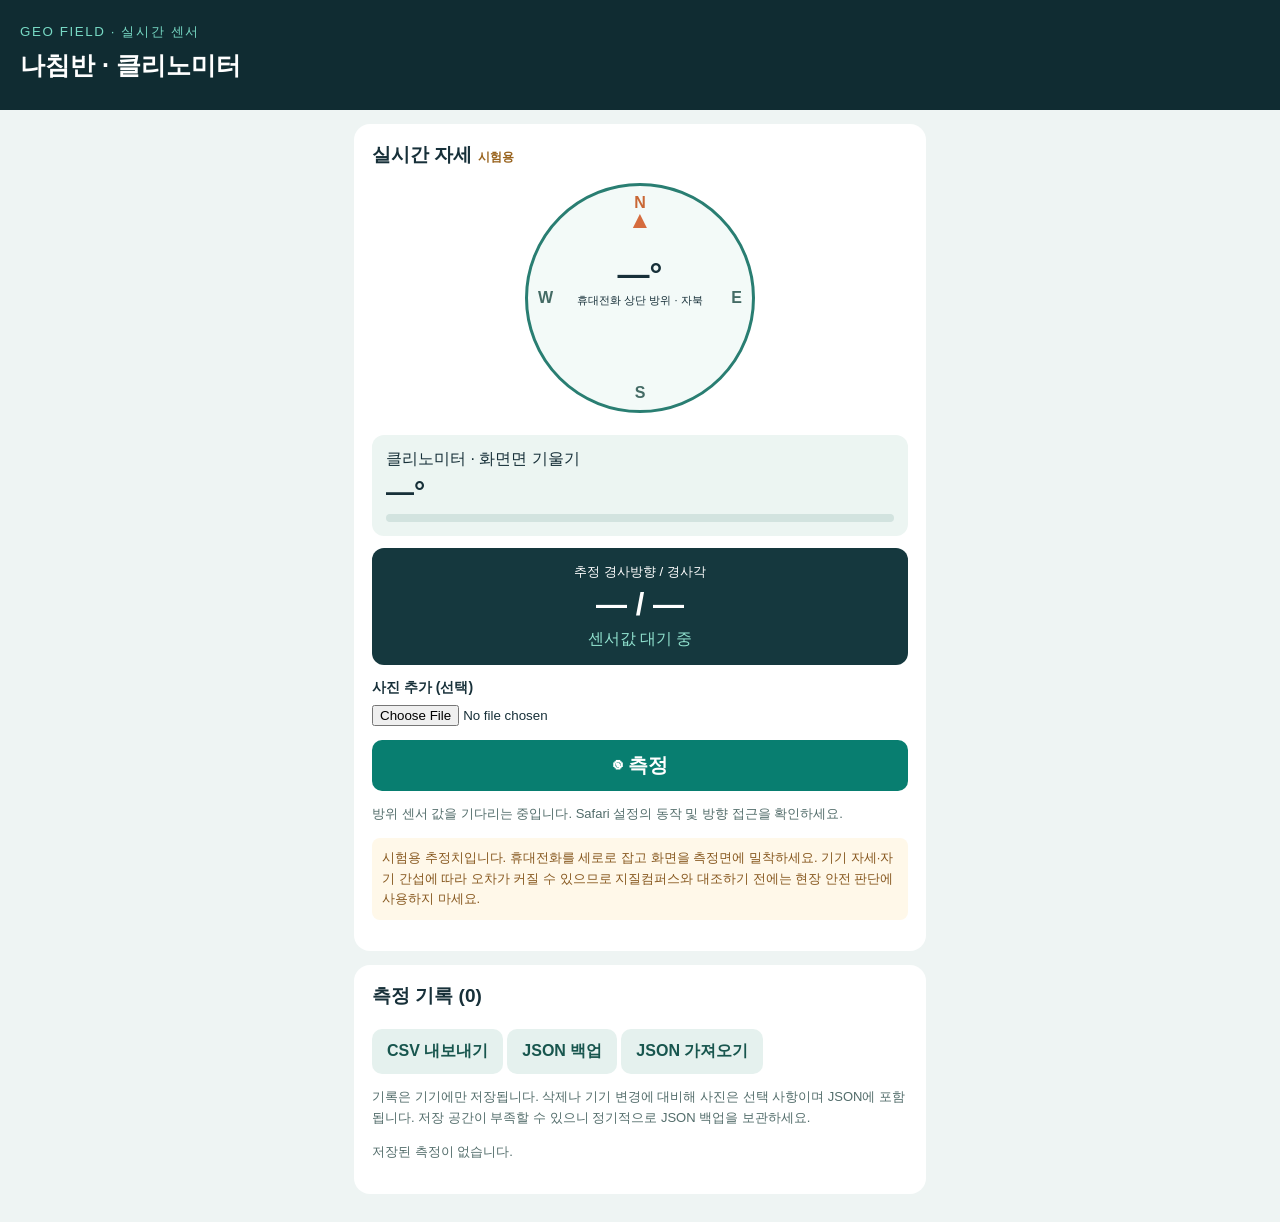
<file: index.html>
<!doctype html><html lang="ko"><head><meta charset="utf-8"><meta name="viewport" content="width=device-width, initial-scale=1, viewport-fit=cover"><meta name="theme-color" content="#102c32"><meta name="apple-mobile-web-app-capable" content="yes"><link rel="manifest" href="manifest.webmanifest"><link rel="apple-touch-icon" href="icon-192.png"><link rel="stylesheet" href="style.css"><title>광산 자세 측정</title></head><body><header><small>GEO FIELD · 실시간 센서</small><h1>나침반 · 클리노미터</h1></header><main><section><h2>실시간 자세 <span class="badge">시험용</span></h2><div class="compass"><span class="north">N</span><span class="east">E</span><span class="south">S</span><span class="west">W</span><div id="needle">▲</div><div class="compass-value"><strong id="heading">—°</strong><small>휴대전화 상단 방위 · 자북</small></div></div><div class="tilt"><span>클리노미터 · 화면면 기울기</span><strong id="tilt">—°</strong><div class="level"><i id="bar"></i></div></div><div class="display"><small>추정 경사방향 / 경사각</small><strong id="plane">— / —</strong><span id="quad">센서값 대기 중</span></div><label class="photo-label">사진 추가 (선택)<input id="photo" type="file" accept="image/*" capture="environment"></label><button id="measure" class="measure">◉ 측정</button><p id="status" class="hint">iPhone은 첫 측정 버튼을 눌러 센서 권한을 허용하세요. 센서가 준비되면 다시 측정하여 저장합니다.</p><p class="warning">시험용 추정치입니다. 휴대전화를 세로로 잡고 화면을 측정면에 밀착하세요. 기기 자세·자기 간섭에 따라 오차가 커질 수 있으므로 지질컴퍼스와 대조하기 전에는 현장 안전 판단에 사용하지 마세요.</p></section><section><h2>측정 기록 <span id="count"></span></h2><div class="actions"><button id="csv" class="secondary">CSV 내보내기</button><button id="json" class="secondary">JSON 백업</button><label class="button secondary">JSON 가져오기<input id="import" type="file" accept="application/json,.json" hidden></label></div><p class="hint">기록은 기기에만 저장됩니다. 삭제나 기기 변경에 대비해 사진은 선택 사항이며 JSON에 포함됩니다. 저장 공간이 부족할 수 있으니 정기적으로 JSON 백업을 보관하세요.</p><div id="records"></div></section></main><script src="app.js"></script></body></html>
</file>
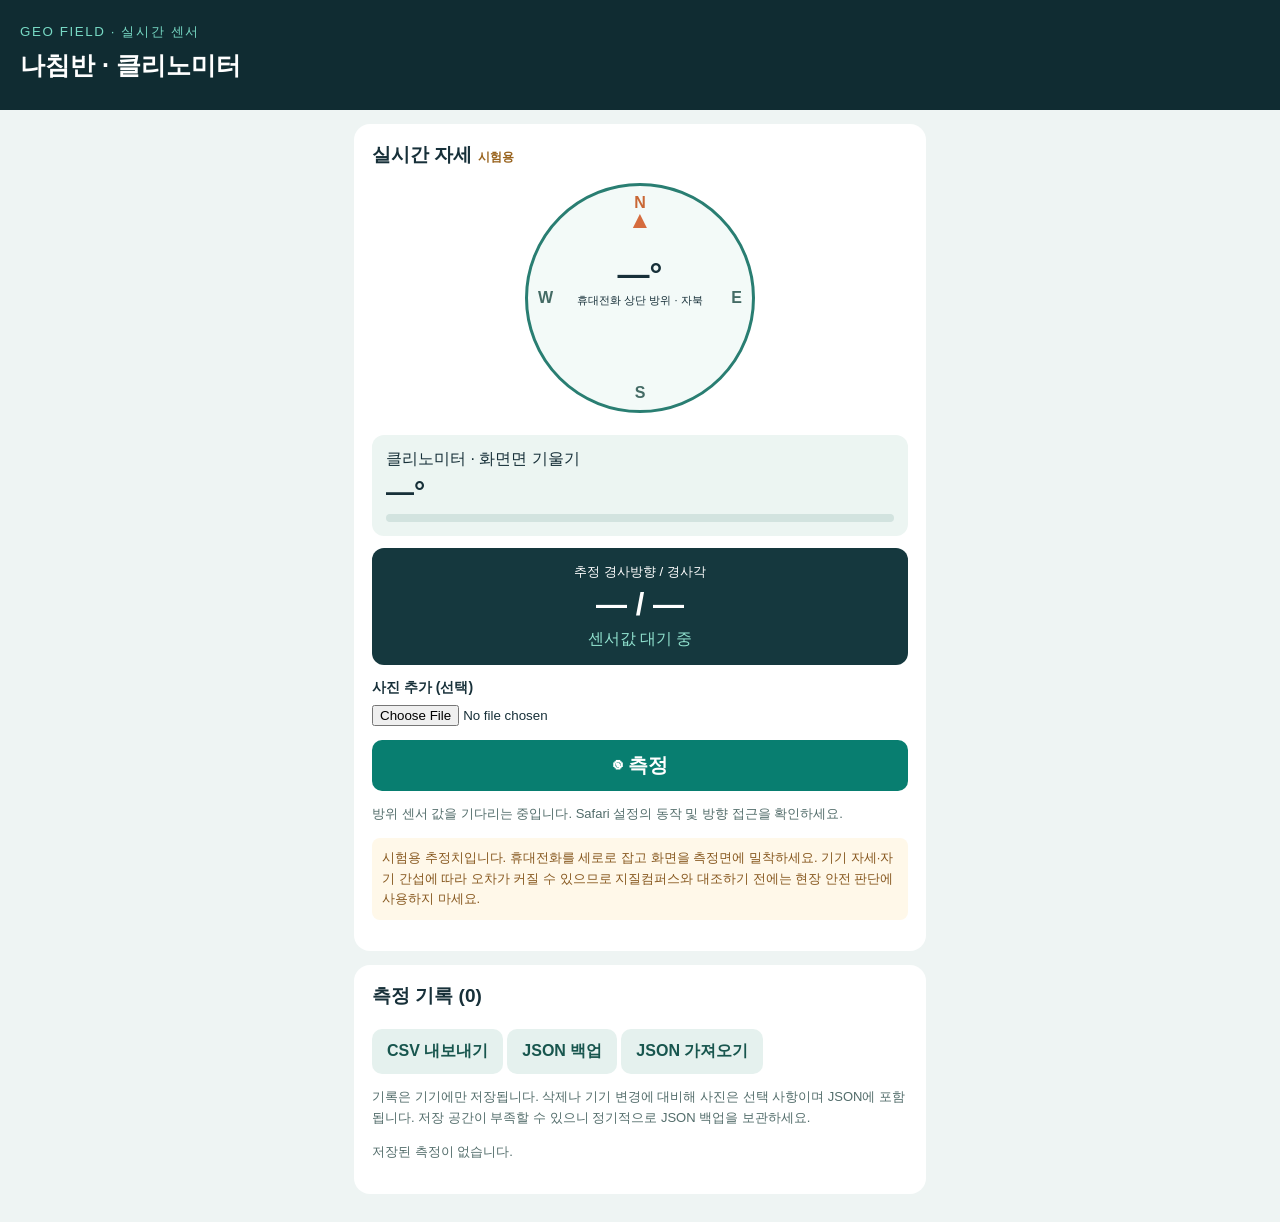
<file: v2.html>
<!doctype html><html lang="ko"><head><meta charset="utf-8"><meta name="viewport" content="width=device-width, initial-scale=1, viewport-fit=cover"><meta name="theme-color" content="#102c32"><meta name="apple-mobile-web-app-capable" content="yes"><link rel="manifest" href="manifest-v2.webmanifest"><link rel="apple-touch-icon" href="icon-192.png"><link rel="stylesheet" href="style-v2.css"><title>광산 자세 측정</title></head><body><header><small>GEO FIELD · 실시간 센서</small><h1>나침반 · 클리노미터</h1></header><main><section><h2>실시간 자세 <span class="badge">시험용</span></h2><div class="compass"><span class="north">N</span><span class="east">E</span><span class="south">S</span><span class="west">W</span><div id="needle">▲</div><div class="compass-value"><strong id="heading">—°</strong><small>휴대전화 상단 방위 · 자북</small></div></div><div class="tilt"><span>클리노미터 · 화면면 기울기</span><strong id="tilt">—°</strong><div class="level"><i id="bar"></i></div></div><div class="display"><small>추정 경사방향 / 경사각</small><strong id="plane">— / —</strong><span id="quad">센서값 대기 중</span></div><label class="photo-label">사진 추가 (선택)<input id="photo" type="file" accept="image/*" capture="environment"></label><button id="measure" class="measure">◉ 측정</button><p id="status" class="hint">iPhone은 첫 측정 버튼을 눌러 센서 권한을 허용하세요. 센서가 준비되면 다시 측정하여 저장합니다.</p><p class="warning">시험용 추정치입니다. 휴대전화를 세로로 잡고 화면을 측정면에 밀착하세요. 기기 자세·자기 간섭에 따라 오차가 커질 수 있으므로 지질컴퍼스와 대조하기 전에는 현장 안전 판단에 사용하지 마세요.</p></section><section><h2>측정 기록 <span id="count"></span></h2><div class="actions"><button id="csv" class="secondary">CSV 내보내기</button><button id="json" class="secondary">JSON 백업</button><label class="button secondary">JSON 가져오기<input id="import" type="file" accept="application/json,.json" hidden></label></div><p class="hint">기록은 기기에만 저장됩니다. 삭제나 기기 변경에 대비해 사진은 선택 사항이며 JSON에 포함됩니다. 저장 공간이 부족할 수 있으니 정기적으로 JSON 백업을 보관하세요.</p><div id="records"></div></section></main><script src="app-v2.js"></script></body></html>
</file>
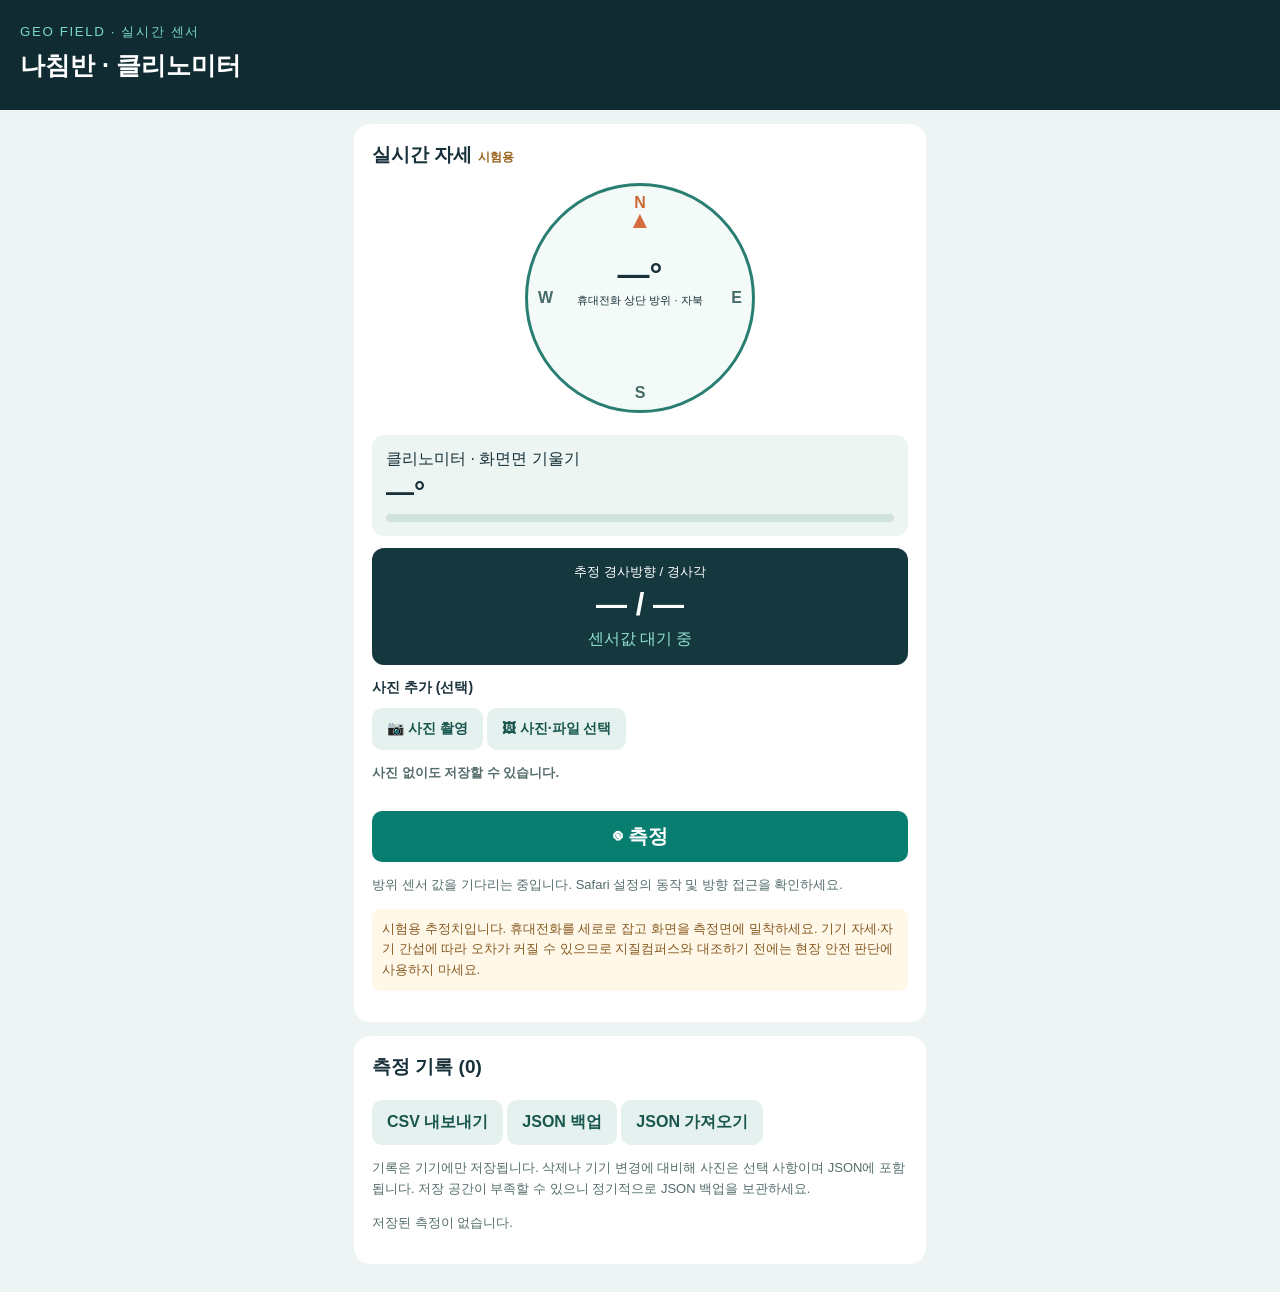
<file: v3.html>
<!doctype html><html lang="ko"><head><meta charset="utf-8"><meta name="viewport" content="width=device-width, initial-scale=1, viewport-fit=cover"><meta name="theme-color" content="#102c32"><meta name="apple-mobile-web-app-capable" content="yes"><link rel="manifest" href="manifest-v3.webmanifest"><link rel="apple-touch-icon" href="icon-192.png"><link rel="stylesheet" href="style-v3.css"><title>광산 자세 측정</title></head><body><header><small>GEO FIELD · 실시간 센서</small><h1>나침반 · 클리노미터</h1></header><main><section><h2>실시간 자세 <span class="badge">시험용</span></h2><div class="compass"><span class="north">N</span><span class="east">E</span><span class="south">S</span><span class="west">W</span><div id="needle">▲</div><div class="compass-value"><strong id="heading">—°</strong><small>휴대전화 상단 방위 · 자북</small></div></div><div class="tilt"><span>클리노미터 · 화면면 기울기</span><strong id="tilt">—°</strong><div class="level"><i id="bar"></i></div></div><div class="display"><small>추정 경사방향 / 경사각</small><strong id="plane">— / —</strong><span id="quad">센서값 대기 중</span></div><div class="photo-label">사진 추가 (선택)<div class="photo-actions"><label class="button secondary">📷 사진 촬영<input id="camera" type="file" accept="image/*" capture="environment" hidden></label><label class="button secondary">🖼 사진·파일 선택<input id="photo" type="file" accept="image/*" hidden></label></div><p id="photo-status" class="hint">사진 없이도 저장할 수 있습니다.</p></div><button id="measure" class="measure">◉ 측정</button><p id="status" class="hint">iPhone은 첫 측정 버튼을 눌러 센서 권한을 허용하세요. 센서가 준비되면 다시 측정하여 저장합니다.</p><p class="warning">시험용 추정치입니다. 휴대전화를 세로로 잡고 화면을 측정면에 밀착하세요. 기기 자세·자기 간섭에 따라 오차가 커질 수 있으므로 지질컴퍼스와 대조하기 전에는 현장 안전 판단에 사용하지 마세요.</p></section><section><h2>측정 기록 <span id="count"></span></h2><div class="actions"><button id="csv" class="secondary">CSV 내보내기</button><button id="json" class="secondary">JSON 백업</button><label class="button secondary">JSON 가져오기<input id="import" type="file" accept="application/json,.json" hidden></label></div><p class="hint">기록은 기기에만 저장됩니다. 삭제나 기기 변경에 대비해 사진은 선택 사항이며 JSON에 포함됩니다. 저장 공간이 부족할 수 있으니 정기적으로 JSON 백업을 보관하세요.</p><div id="records"></div></section></main><script src="app-v3.js"></script></body></html>
</file>
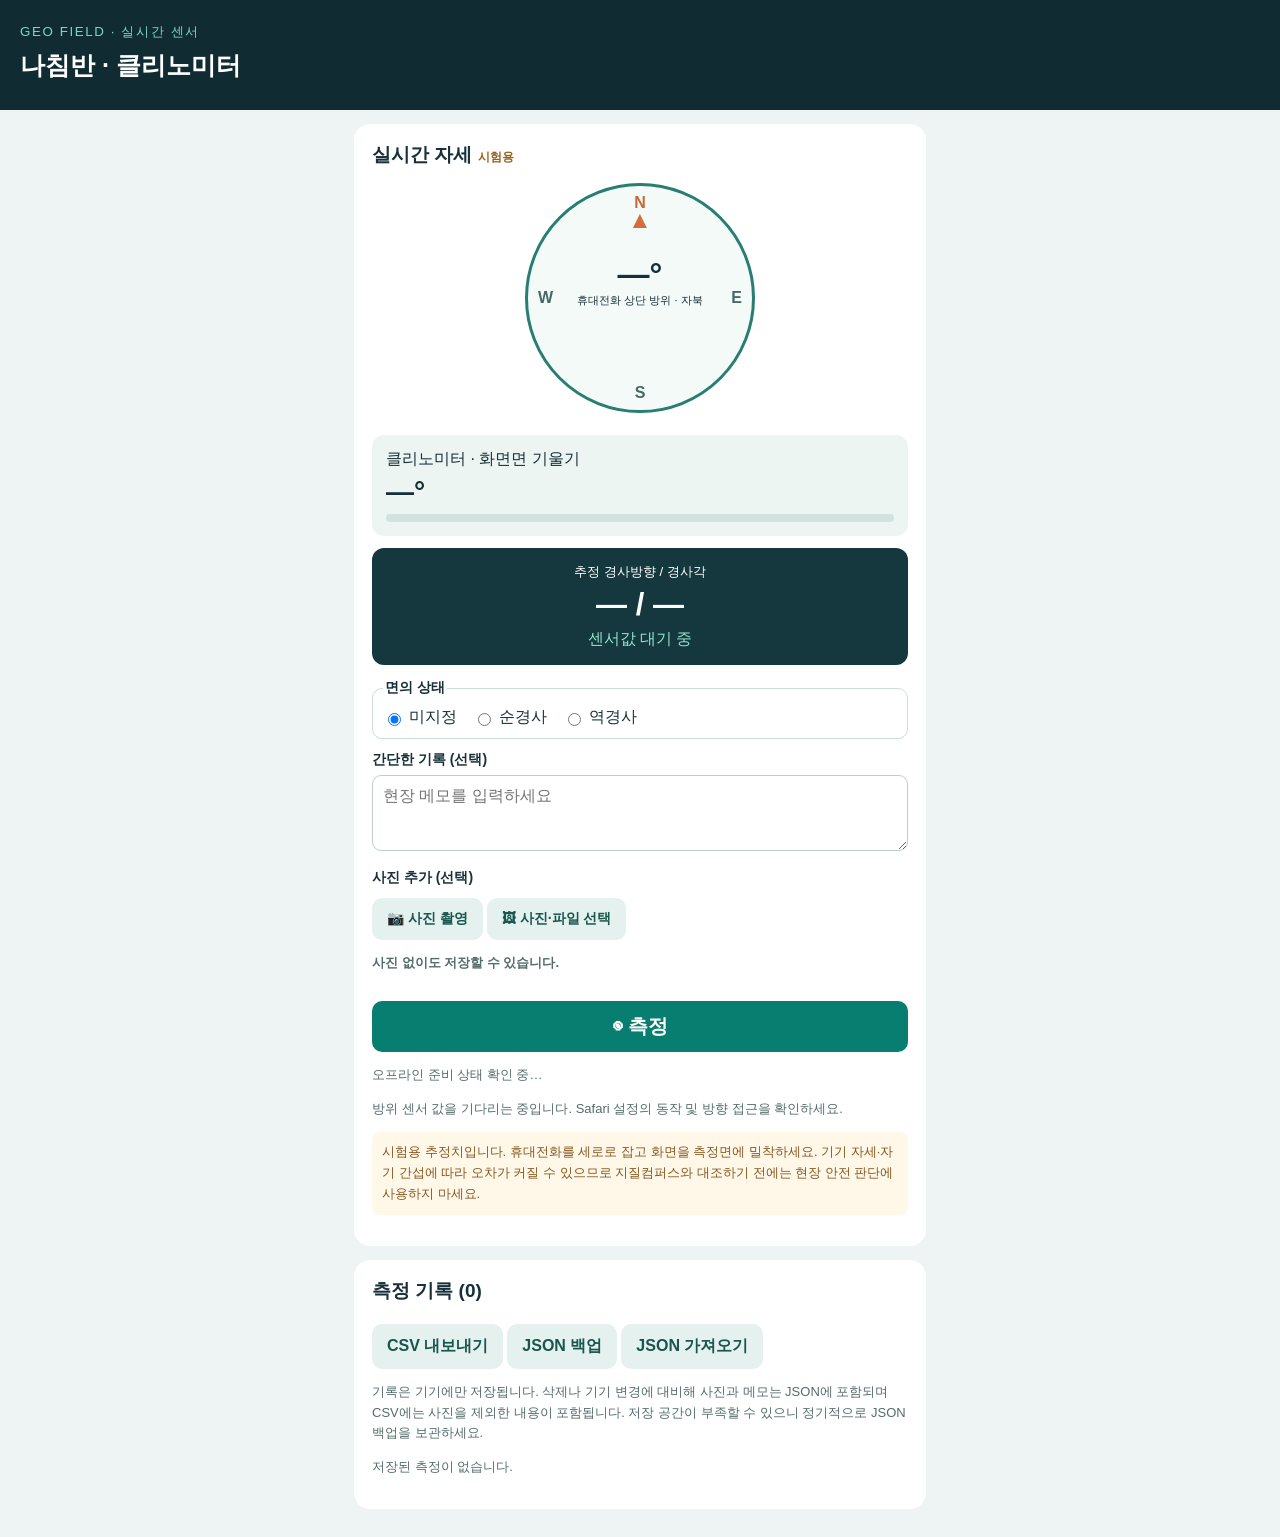
<file: v4.html>
<!doctype html><html lang="ko"><head><meta charset="utf-8"><meta name="viewport" content="width=device-width, initial-scale=1, viewport-fit=cover"><meta name="theme-color" content="#102c32"><meta name="apple-mobile-web-app-capable" content="yes"><link rel="manifest" href="manifest-v4.webmanifest"><link rel="apple-touch-icon" href="icon-192.png"><link rel="stylesheet" href="style-v4.css"><title>광산 자세 측정</title></head><body><header><small>GEO FIELD · 실시간 센서</small><h1>나침반 · 클리노미터</h1></header><main><section><h2>실시간 자세 <span class="badge">시험용</span></h2><div class="compass"><span class="north">N</span><span class="east">E</span><span class="south">S</span><span class="west">W</span><div id="needle">▲</div><div class="compass-value"><strong id="heading">—°</strong><small>휴대전화 상단 방위 · 자북</small></div></div><div class="tilt"><span>클리노미터 · 화면면 기울기</span><strong id="tilt">—°</strong><div class="level"><i id="bar"></i></div></div><div class="display"><small>추정 경사방향 / 경사각</small><strong id="plane">— / —</strong><span id="quad">센서값 대기 중</span></div><fieldset class="orientation"><legend>면의 상태</legend><label><input type="radio" name="orientation" value="미지정" checked> 미지정</label><label><input type="radio" name="orientation" value="순경사"> 순경사</label><label><input type="radio" name="orientation" value="역경사"> 역경사</label></fieldset><label class="memo-label" for="memo">간단한 기록 (선택)</label><textarea id="memo" rows="3" placeholder="현장 메모를 입력하세요"></textarea><div class="photo-label">사진 추가 (선택)<div class="photo-actions"><label class="button secondary">📷 사진 촬영<input id="camera" type="file" accept="image/*" capture="environment" hidden></label><label class="button secondary">🖼 사진·파일 선택<input id="photo" type="file" accept="image/*" hidden></label></div><p id="photo-status" class="hint">사진 없이도 저장할 수 있습니다.</p></div><button id="measure" class="measure">◉ 측정</button><p id="offline-status" class="hint" role="status">오프라인 준비 상태 확인 중…</p><p id="status" class="hint">iPhone은 첫 측정 버튼을 눌러 센서 권한을 허용하세요. 센서가 준비되면 다시 측정하여 저장합니다.</p><p class="warning">시험용 추정치입니다. 휴대전화를 세로로 잡고 화면을 측정면에 밀착하세요. 기기 자세·자기 간섭에 따라 오차가 커질 수 있으므로 지질컴퍼스와 대조하기 전에는 현장 안전 판단에 사용하지 마세요.</p></section><section><h2>측정 기록 <span id="count"></span></h2><div class="actions"><button id="csv" class="secondary">CSV 내보내기</button><button id="json" class="secondary">JSON 백업</button><label class="button secondary">JSON 가져오기<input id="import" type="file" accept="application/json,.json" hidden></label></div><p class="hint">기록은 기기에만 저장됩니다. 삭제나 기기 변경에 대비해 사진과 메모는 JSON에 포함되며 CSV에는 사진을 제외한 내용이 포함됩니다. 저장 공간이 부족할 수 있으니 정기적으로 JSON 백업을 보관하세요.</p><div id="records"></div></section></main><script src="app-v4.js"></script></body></html>
</file>
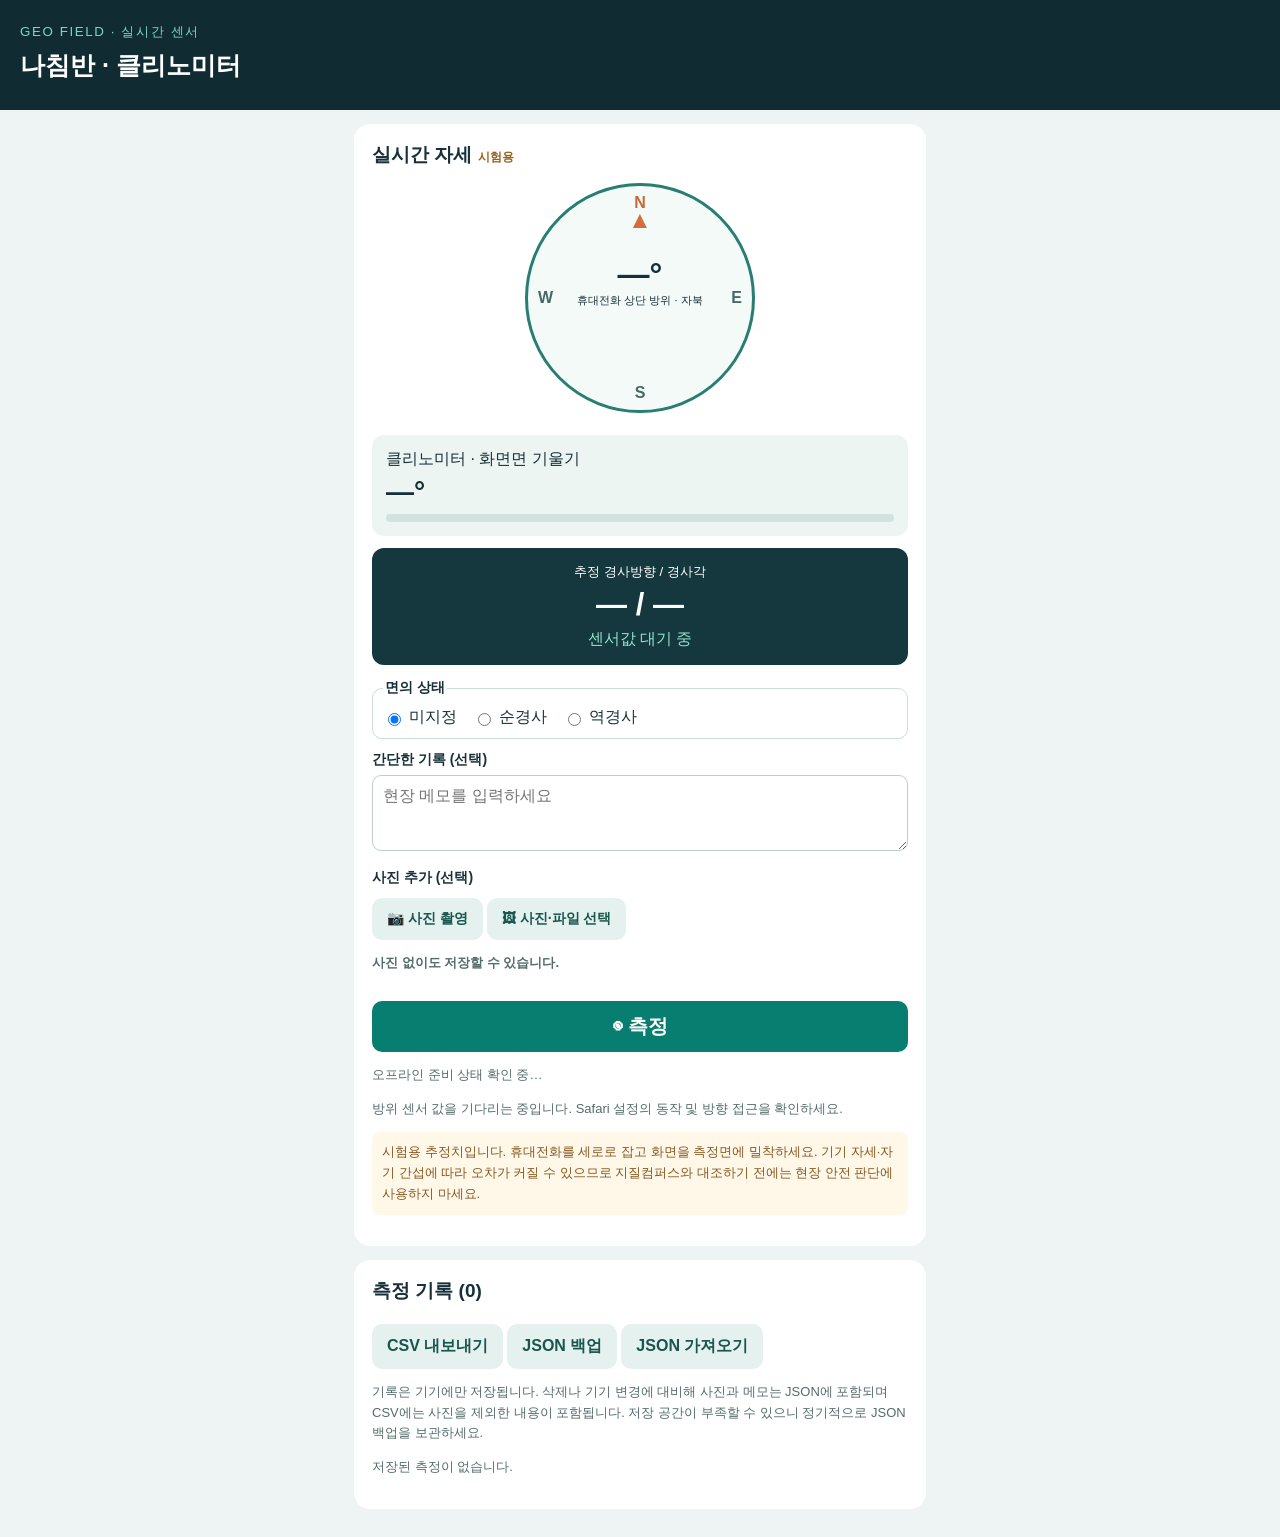
<file: v5.html>
<!doctype html><html lang="ko"><head><meta charset="utf-8"><meta name="viewport" content="width=device-width, initial-scale=1, viewport-fit=cover"><meta name="theme-color" content="#102c32"><meta name="apple-mobile-web-app-capable" content="yes"><link rel="manifest" href="manifest-v5.webmanifest"><link rel="apple-touch-icon" href="icon-192.png"><link rel="stylesheet" href="style-v5.css"><title>광산 자세 측정</title></head><body><header><small>GEO FIELD · 실시간 센서</small><h1>나침반 · 클리노미터</h1></header><main><section><h2>실시간 자세 <span class="badge">시험용</span></h2><div class="compass"><span class="north">N</span><span class="east">E</span><span class="south">S</span><span class="west">W</span><div id="needle">▲</div><div class="compass-value"><strong id="heading">—°</strong><small>휴대전화 상단 방위 · 자북</small></div></div><div class="tilt"><span>클리노미터 · 화면면 기울기</span><strong id="tilt">—°</strong><div class="level"><i id="bar"></i></div></div><div class="display"><small>추정 경사방향 / 경사각</small><strong id="plane">— / —</strong><span id="quad">센서값 대기 중</span></div><fieldset class="orientation"><legend>면의 상태</legend><label><input type="radio" name="orientation" value="미지정" checked> 미지정</label><label><input type="radio" name="orientation" value="순경사"> 순경사</label><label><input type="radio" name="orientation" value="역경사"> 역경사</label></fieldset><label class="memo-label" for="memo">간단한 기록 (선택)</label><textarea id="memo" rows="3" placeholder="현장 메모를 입력하세요"></textarea><div class="photo-label">사진 추가 (선택)<div class="photo-actions"><label class="button secondary">📷 사진 촬영<input id="camera" type="file" accept="image/*" capture="environment" hidden></label><label class="button secondary">🖼 사진·파일 선택<input id="photo" type="file" accept="image/*" hidden></label></div><p id="photo-status" class="hint">사진 없이도 저장할 수 있습니다.</p></div><div class="measure-wrap"><button id="measure" class="measure">◉ 측정</button><input type="checkbox" switch id="haptic-switch" class="haptic-switch" aria-hidden="true" tabindex="-1"></div><p id="offline-status" class="hint" role="status">오프라인 준비 상태 확인 중…</p><p id="status" class="hint">iPhone은 첫 측정 버튼을 눌러 센서 권한을 허용하세요. 센서가 준비되면 다시 측정하여 저장합니다.</p><p class="warning">시험용 추정치입니다. 휴대전화를 세로로 잡고 화면을 측정면에 밀착하세요. 기기 자세·자기 간섭에 따라 오차가 커질 수 있으므로 지질컴퍼스와 대조하기 전에는 현장 안전 판단에 사용하지 마세요.</p></section><section><h2>측정 기록 <span id="count"></span></h2><div class="actions"><button id="csv" class="secondary">CSV 내보내기</button><button id="json" class="secondary">JSON 백업</button><label class="button secondary">JSON 가져오기<input id="import" type="file" accept="application/json,.json" hidden></label></div><p class="hint">기록은 기기에만 저장됩니다. 삭제나 기기 변경에 대비해 사진과 메모는 JSON에 포함되며 CSV에는 사진을 제외한 내용이 포함됩니다. 저장 공간이 부족할 수 있으니 정기적으로 JSON 백업을 보관하세요.</p><div id="records"></div></section></main><script src="app-v5.js"></script></body></html>
</file>
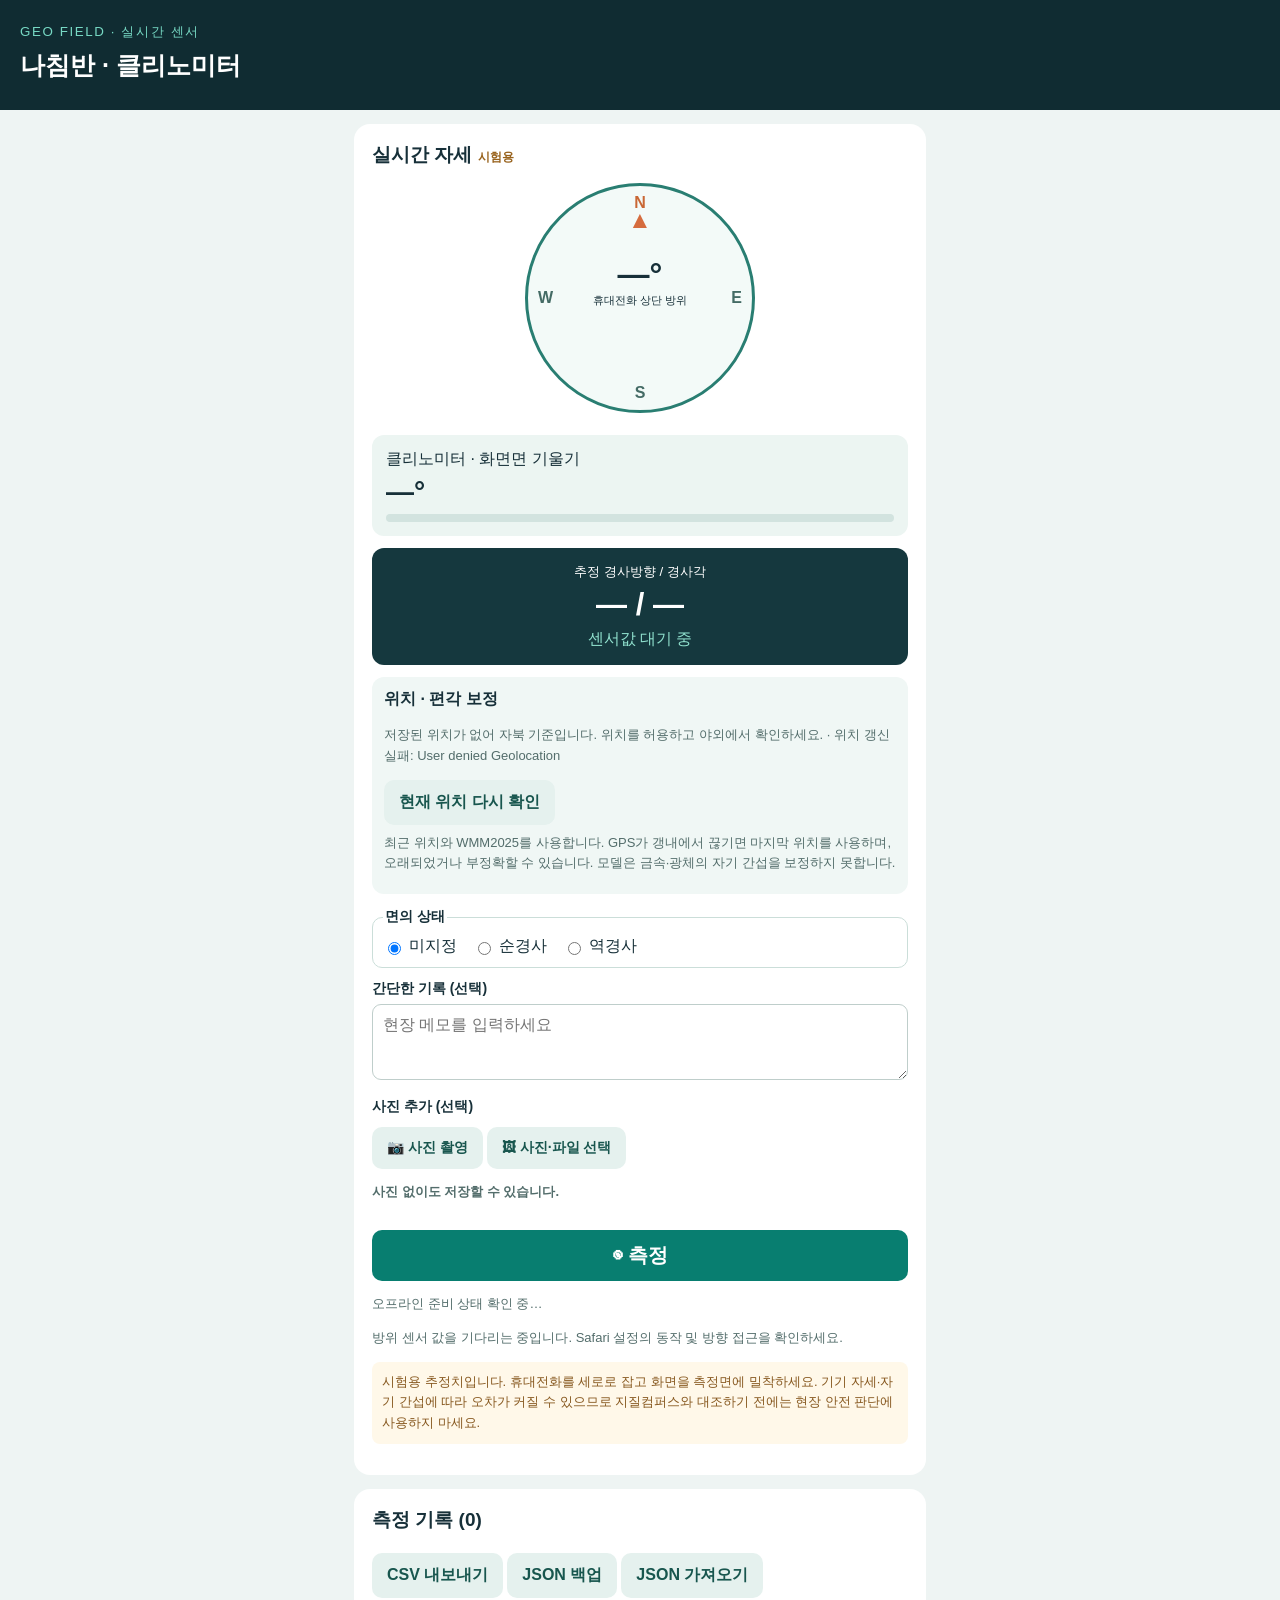
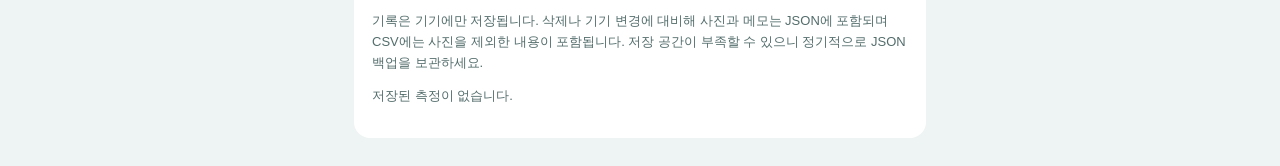
<file: v6.html>
<!doctype html><html lang="ko"><head><meta charset="utf-8"><meta name="viewport" content="width=device-width, initial-scale=1, viewport-fit=cover"><meta name="theme-color" content="#102c32"><meta name="apple-mobile-web-app-capable" content="yes"><link rel="manifest" href="manifest-v6.webmanifest"><link rel="apple-touch-icon" href="icon-192.png"><link rel="stylesheet" href="style-v6.css"><title>광산 자세 측정</title></head><body><header><small>GEO FIELD · 실시간 센서</small><h1>나침반 · 클리노미터</h1></header><main><section><h2>실시간 자세 <span class="badge">시험용</span></h2><div class="compass"><span class="north">N</span><span class="east">E</span><span class="south">S</span><span class="west">W</span><div id="needle">▲</div><div class="compass-value"><strong id="heading">—°</strong><small>휴대전화 상단 방위</small></div></div><div class="tilt"><span>클리노미터 · 화면면 기울기</span><strong id="tilt">—°</strong><div class="level"><i id="bar"></i></div></div><div class="display"><small>추정 경사방향 / 경사각</small><strong id="plane">— / —</strong><span id="quad">센서값 대기 중</span></div><section class="geo-panel"><h2>위치 · 편각 보정</h2><p id="geo-status" class="hint">위치 확인 중…</p><button type="button" id="refresh-location" class="secondary">현재 위치 다시 확인</button><p class="hint">최근 위치와 WMM2025를 사용합니다. GPS가 갱내에서 끊기면 마지막 위치를 사용하며, 오래되었거나 부정확할 수 있습니다. 모델은 금속·광체의 자기 간섭을 보정하지 못합니다.</p></section><fieldset class="orientation"><legend>면의 상태</legend><label><input type="radio" name="orientation" value="미지정" checked> 미지정</label><label><input type="radio" name="orientation" value="순경사"> 순경사</label><label><input type="radio" name="orientation" value="역경사"> 역경사</label></fieldset><label class="memo-label" for="memo">간단한 기록 (선택)</label><textarea id="memo" rows="3" placeholder="현장 메모를 입력하세요"></textarea><div class="photo-label">사진 추가 (선택)<div class="photo-actions"><label class="button secondary">📷 사진 촬영<input id="camera" type="file" accept="image/*" capture="environment" hidden></label><label class="button secondary">🖼 사진·파일 선택<input id="photo" type="file" accept="image/*" hidden></label></div><p id="photo-status" class="hint">사진 없이도 저장할 수 있습니다.</p></div><div class="measure-wrap"><button id="measure" class="measure">◉ 측정</button><input type="checkbox" switch id="haptic-switch" class="haptic-switch" aria-hidden="true" tabindex="-1"></div><p id="offline-status" class="hint" role="status">오프라인 준비 상태 확인 중…</p><p id="status" class="hint">iPhone은 첫 측정 버튼을 눌러 센서 권한을 허용하세요. 센서가 준비되면 다시 측정하여 저장합니다.</p><p class="warning">시험용 추정치입니다. 휴대전화를 세로로 잡고 화면을 측정면에 밀착하세요. 기기 자세·자기 간섭에 따라 오차가 커질 수 있으므로 지질컴퍼스와 대조하기 전에는 현장 안전 판단에 사용하지 마세요.</p></section><section><h2>측정 기록 <span id="count"></span></h2><div class="actions"><button id="csv" class="secondary">CSV 내보내기</button><button id="json" class="secondary">JSON 백업</button><label class="button secondary">JSON 가져오기<input id="import" type="file" accept="application/json,.json" hidden></label></div><p class="hint">기록은 기기에만 저장됩니다. 삭제나 기기 변경에 대비해 사진과 메모는 JSON에 포함되며 CSV에는 사진을 제외한 내용이 포함됩니다. 저장 공간이 부족할 수 있으니 정기적으로 JSON 백업을 보관하세요.</p><div id="records"></div></section></main><script src="geomag-v6.js"></script><script src="app-v6.js"></script></body></html>
</file>
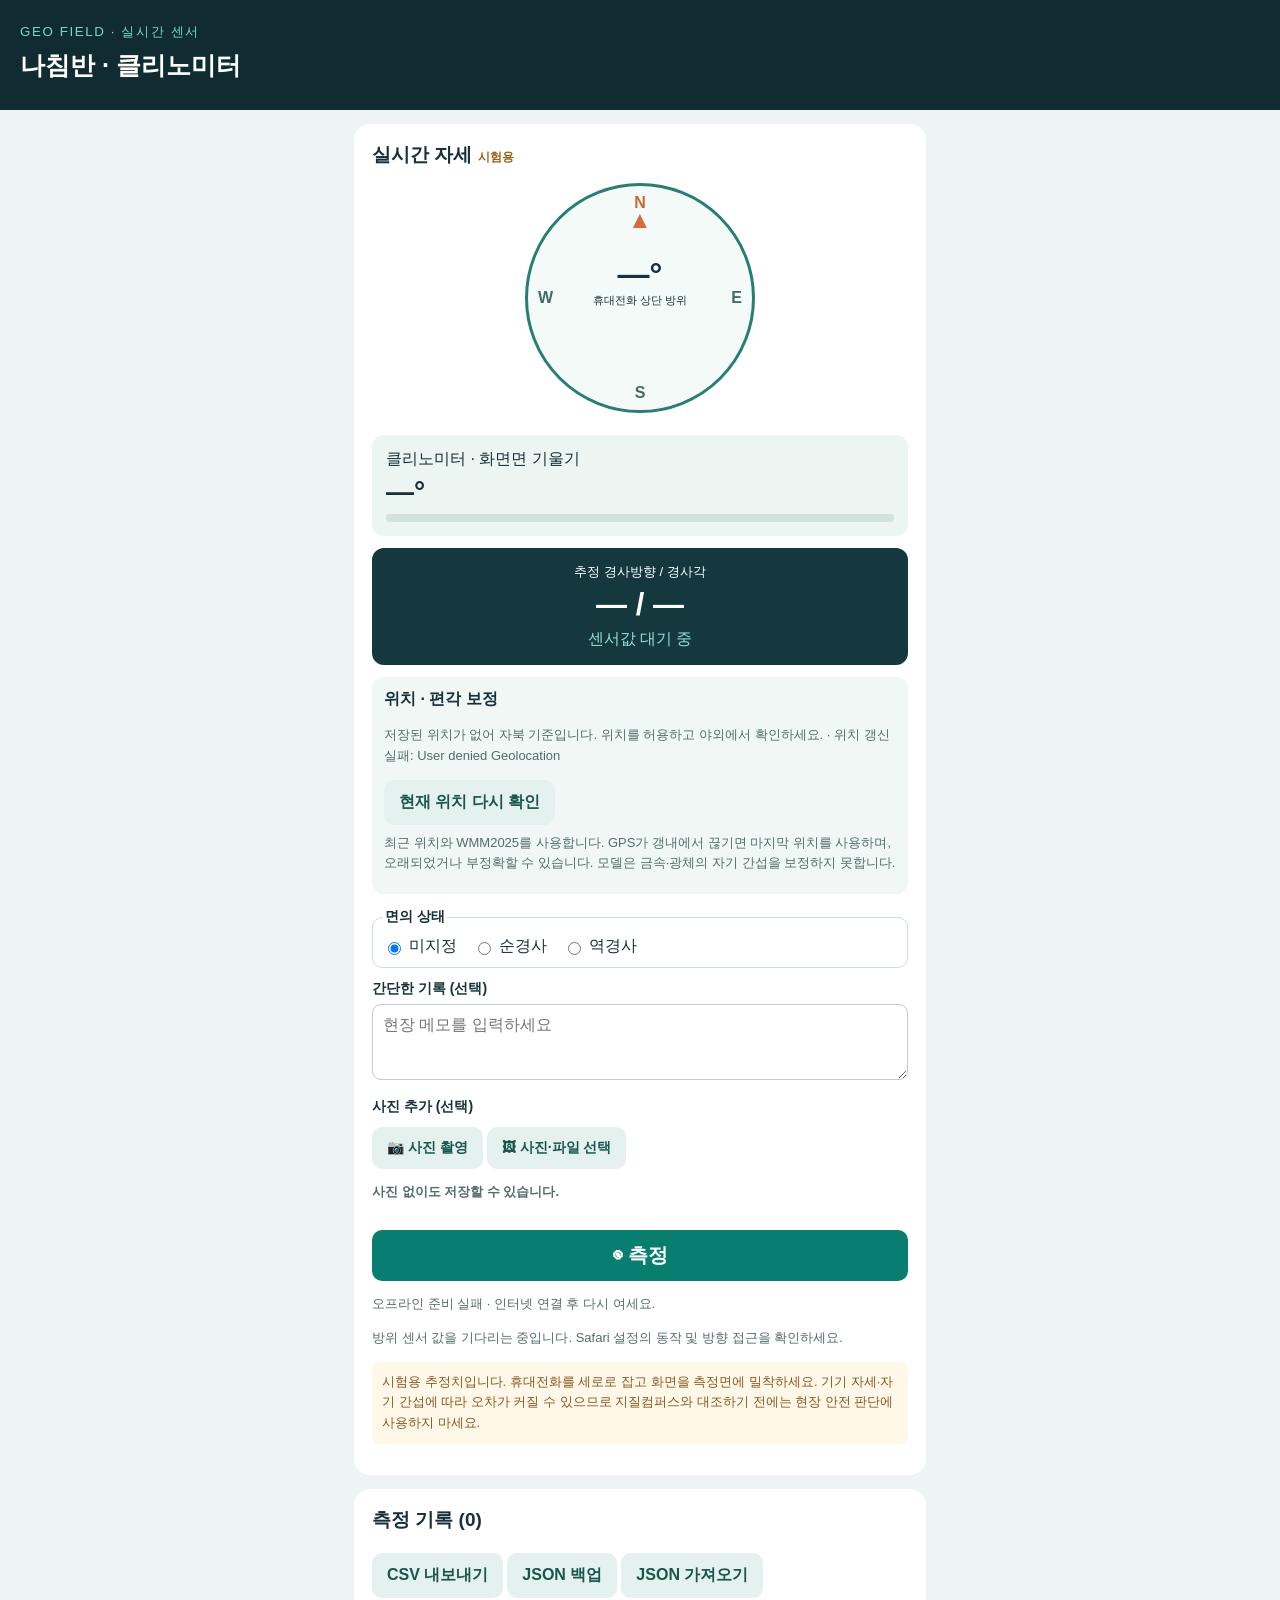
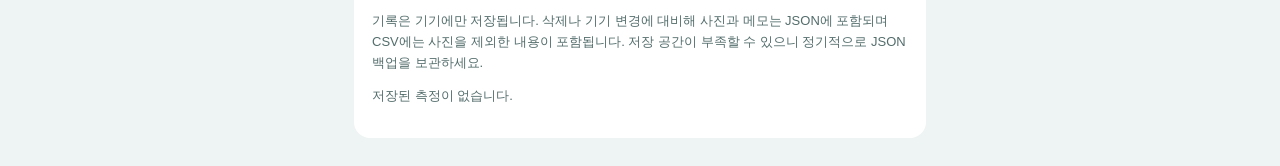
<file: v7.html>
<!doctype html><html lang="ko"><head><meta charset="utf-8"><meta name="viewport" content="width=device-width, initial-scale=1, viewport-fit=cover"><meta name="theme-color" content="#102c32"><meta name="apple-mobile-web-app-capable" content="yes"><link rel="manifest" href="manifest-v7.webmanifest"><link rel="apple-touch-icon" href="icon-192.png"><link rel="stylesheet" href="style-v7.css"><title>광산 자세 측정</title></head><body><header><small>GEO FIELD · 실시간 센서</small><h1>나침반 · 클리노미터</h1></header><main><section><h2>실시간 자세 <span class="badge">시험용</span></h2><div class="compass"><span class="north">N</span><span class="east">E</span><span class="south">S</span><span class="west">W</span><div id="needle">▲</div><div class="compass-value"><strong id="heading">—°</strong><small>휴대전화 상단 방위</small></div></div><div class="tilt"><span>클리노미터 · 화면면 기울기</span><strong id="tilt">—°</strong><div class="level"><i id="bar"></i></div></div><div class="display"><small>추정 경사방향 / 경사각</small><strong id="plane">— / —</strong><span id="quad">센서값 대기 중</span></div><section class="geo-panel"><h2>위치 · 편각 보정</h2><p id="geo-status" class="hint">위치 확인 중…</p><button type="button" id="refresh-location" class="secondary">현재 위치 다시 확인</button><p class="hint">최근 위치와 WMM2025를 사용합니다. GPS가 갱내에서 끊기면 마지막 위치를 사용하며, 오래되었거나 부정확할 수 있습니다. 모델은 금속·광체의 자기 간섭을 보정하지 못합니다.</p></section><fieldset class="orientation"><legend>면의 상태</legend><label><input type="radio" name="orientation" value="미지정" checked> 미지정</label><label><input type="radio" name="orientation" value="순경사"> 순경사</label><label><input type="radio" name="orientation" value="역경사"> 역경사</label></fieldset><label class="memo-label" for="memo">간단한 기록 (선택)</label><textarea id="memo" rows="3" placeholder="현장 메모를 입력하세요"></textarea><div class="photo-label">사진 추가 (선택)<div class="photo-actions"><label class="button secondary">📷 사진 촬영<input id="camera" type="file" accept="image/*" capture="environment" hidden></label><label class="button secondary">🖼 사진·파일 선택<input id="photo" type="file" accept="image/*" hidden></label></div><p id="photo-status" class="hint">사진 없이도 저장할 수 있습니다.</p></div><div class="measure-wrap"><button id="measure" class="measure">◉ 측정</button><input type="checkbox" switch id="haptic-switch" class="haptic-switch" aria-hidden="true" tabindex="-1"></div><p id="offline-status" class="hint" role="status">오프라인 준비 상태 확인 중…</p><p id="status" class="hint">iPhone은 첫 측정 버튼을 눌러 센서 권한을 허용하세요. 센서가 준비되면 다시 측정하여 저장합니다.</p><p class="warning">시험용 추정치입니다. 휴대전화를 세로로 잡고 화면을 측정면에 밀착하세요. 기기 자세·자기 간섭에 따라 오차가 커질 수 있으므로 지질컴퍼스와 대조하기 전에는 현장 안전 판단에 사용하지 마세요.</p></section><section><h2>측정 기록 <span id="count"></span></h2><div class="actions"><button id="csv" class="secondary">CSV 내보내기</button><button id="json" class="secondary">JSON 백업</button><label class="button secondary">JSON 가져오기<input id="import" type="file" accept="application/json,.json" hidden></label></div><p class="hint">기록은 기기에만 저장됩니다. 삭제나 기기 변경에 대비해 사진과 메모는 JSON에 포함되며 CSV에는 사진을 제외한 내용이 포함됩니다. 저장 공간이 부족할 수 있으니 정기적으로 JSON 백업을 보관하세요.</p><div id="records"></div></section></main><script src="geomag-v6.js"></script><script src="app-v7.js"></script></body></html>
</file>
<file: style.css>
:root{font-family:-apple-system,BlinkMacSystemFont,sans-serif;color:#173039;background:#eef4f3}*{box-sizing:border-box}body{margin:0}header{background:#102c32;color:#fff;padding:calc(22px + env(safe-area-inset-top)) 20px 20px}header small{color:#77d9c4;letter-spacing:.12em}h1{font-size:25px;margin:8px 0}main{max-width:600px;margin:auto;padding:14px}section{background:#fff;border-radius:16px;padding:18px;margin-bottom:14px}h2{font-size:19px;margin:0 0 15px}.badge{font-size:12px;color:#98621c}.compass{width:230px;height:230px;border:3px solid #297e72;border-radius:50%;position:relative;margin:10px auto 22px;background:#f3faf8}.compass span{position:absolute;font-weight:700;color:#446b65}.north{top:8px;left:50%;transform:translateX(-50%);color:#c96735!important}.south{bottom:8px;left:50%;transform:translateX(-50%)}.east{right:10px;top:46%}.west{left:10px;top:46%}#needle{position:absolute;top:20px;left:50%;transform-origin:50% 94px;translate:-50% 0;color:#d56c3e;font-size:24px}.compass-value{position:absolute;inset:70px 0 auto;text-align:center;display:grid}.compass-value strong{font-size:32px}.compass-value small{font-size:11px}.tilt{background:#ecf5f2;border-radius:12px;padding:14px;display:grid;gap:6px}.tilt strong{font-size:28px}.level{height:8px;background:#d2e3df;border-radius:6px;overflow:hidden}.level i{display:block;width:0;height:100%;background:#078877}.display{margin-top:12px;background:#15383e;color:#fff;text-align:center;border-radius:12px;padding:15px;display:grid;gap:6px}.display strong{font-size:31px}.display span{color:#90e1ce}.measure,button,.button{border:0;border-radius:10px;padding:12px 15px;background:#087e70;color:white;font:inherit;font-weight:700;cursor:pointer}.measure{width:100%;font-size:20px;margin-top:14px}.secondary{background:#e5f1ee;color:#18564e;margin:5px 4px 0 0}.hint,.warning{font-size:13px;line-height:1.6;color:#536d6b}.warning{color:#87581f;background:#fff8e9;padding:10px;border-radius:8px}.actions{display:flex;flex-wrap:wrap}.record{border-top:1px solid #dce8e5;padding:12px 0}.record p{margin:5px 0}.record small{color:#627572}

.photo-label{display:block;margin-top:14px;font-size:14px;font-weight:700}.photo-label input{display:block;width:100%;margin-top:8px}.record img{display:block;max-width:180px;max-height:180px;object-fit:contain;margin:8px 0;border-radius:8px}
</file>
<file: style-v2.css>
:root{font-family:-apple-system,BlinkMacSystemFont,sans-serif;color:#173039;background:#eef4f3}*{box-sizing:border-box}body{margin:0}header{background:#102c32;color:#fff;padding:calc(22px + env(safe-area-inset-top)) 20px 20px}header small{color:#77d9c4;letter-spacing:.12em}h1{font-size:25px;margin:8px 0}main{max-width:600px;margin:auto;padding:14px}section{background:#fff;border-radius:16px;padding:18px;margin-bottom:14px}h2{font-size:19px;margin:0 0 15px}.badge{font-size:12px;color:#98621c}.compass{width:230px;height:230px;border:3px solid #297e72;border-radius:50%;position:relative;margin:10px auto 22px;background:#f3faf8}.compass span{position:absolute;font-weight:700;color:#446b65}.north{top:8px;left:50%;transform:translateX(-50%);color:#c96735!important}.south{bottom:8px;left:50%;transform:translateX(-50%)}.east{right:10px;top:46%}.west{left:10px;top:46%}#needle{position:absolute;top:20px;left:50%;transform-origin:50% 94px;translate:-50% 0;color:#d56c3e;font-size:24px}.compass-value{position:absolute;inset:70px 0 auto;text-align:center;display:grid}.compass-value strong{font-size:32px}.compass-value small{font-size:11px}.tilt{background:#ecf5f2;border-radius:12px;padding:14px;display:grid;gap:6px}.tilt strong{font-size:28px}.level{height:8px;background:#d2e3df;border-radius:6px;overflow:hidden}.level i{display:block;width:0;height:100%;background:#078877}.display{margin-top:12px;background:#15383e;color:#fff;text-align:center;border-radius:12px;padding:15px;display:grid;gap:6px}.display strong{font-size:31px}.display span{color:#90e1ce}.measure,button,.button{border:0;border-radius:10px;padding:12px 15px;background:#087e70;color:white;font:inherit;font-weight:700;cursor:pointer}.measure{width:100%;font-size:20px;margin-top:14px}.secondary{background:#e5f1ee;color:#18564e;margin:5px 4px 0 0}.hint,.warning{font-size:13px;line-height:1.6;color:#536d6b}.warning{color:#87581f;background:#fff8e9;padding:10px;border-radius:8px}.actions{display:flex;flex-wrap:wrap}.record{border-top:1px solid #dce8e5;padding:12px 0}.record p{margin:5px 0}.record small{color:#627572}

.photo-label{display:block;margin-top:14px;font-size:14px;font-weight:700}.photo-label input{display:block;width:100%;margin-top:8px}.record img{display:block;max-width:180px;max-height:180px;object-fit:contain;margin:8px 0;border-radius:8px}
</file>
<file: style-v3.css>
:root{font-family:-apple-system,BlinkMacSystemFont,sans-serif;color:#173039;background:#eef4f3}*{box-sizing:border-box}body{margin:0}header{background:#102c32;color:#fff;padding:calc(22px + env(safe-area-inset-top)) 20px 20px}header small{color:#77d9c4;letter-spacing:.12em}h1{font-size:25px;margin:8px 0}main{max-width:600px;margin:auto;padding:14px}section{background:#fff;border-radius:16px;padding:18px;margin-bottom:14px}h2{font-size:19px;margin:0 0 15px}.badge{font-size:12px;color:#98621c}.compass{width:230px;height:230px;border:3px solid #297e72;border-radius:50%;position:relative;margin:10px auto 22px;background:#f3faf8}.compass span{position:absolute;font-weight:700;color:#446b65}.north{top:8px;left:50%;transform:translateX(-50%);color:#c96735!important}.south{bottom:8px;left:50%;transform:translateX(-50%)}.east{right:10px;top:46%}.west{left:10px;top:46%}#needle{position:absolute;top:20px;left:50%;transform-origin:50% 94px;translate:-50% 0;color:#d56c3e;font-size:24px}.compass-value{position:absolute;inset:70px 0 auto;text-align:center;display:grid}.compass-value strong{font-size:32px}.compass-value small{font-size:11px}.tilt{background:#ecf5f2;border-radius:12px;padding:14px;display:grid;gap:6px}.tilt strong{font-size:28px}.level{height:8px;background:#d2e3df;border-radius:6px;overflow:hidden}.level i{display:block;width:0;height:100%;background:#078877}.display{margin-top:12px;background:#15383e;color:#fff;text-align:center;border-radius:12px;padding:15px;display:grid;gap:6px}.display strong{font-size:31px}.display span{color:#90e1ce}.measure,button,.button{border:0;border-radius:10px;padding:12px 15px;background:#087e70;color:white;font:inherit;font-weight:700;cursor:pointer}.measure{width:100%;font-size:20px;margin-top:14px}.secondary{background:#e5f1ee;color:#18564e;margin:5px 4px 0 0}.hint,.warning{font-size:13px;line-height:1.6;color:#536d6b}.warning{color:#87581f;background:#fff8e9;padding:10px;border-radius:8px}.actions{display:flex;flex-wrap:wrap}.record{border-top:1px solid #dce8e5;padding:12px 0}.record p{margin:5px 0}.record small{color:#627572}

.photo-label{display:block;margin-top:14px;font-size:14px;font-weight:700}.photo-label input{display:block;width:100%;margin-top:8px}.record img{display:block;max-width:180px;max-height:180px;object-fit:contain;margin:8px 0;border-radius:8px}

.photo-actions{display:flex;flex-wrap:wrap;margin-top:6px}.photo-actions label{cursor:pointer}.photo-actions input[hidden]{display:none}
</file>
<file: style-v4.css>
:root{font-family:-apple-system,BlinkMacSystemFont,sans-serif;color:#173039;background:#eef4f3}*{box-sizing:border-box}body{margin:0}header{background:#102c32;color:#fff;padding:calc(22px + env(safe-area-inset-top)) 20px 20px}header small{color:#77d9c4;letter-spacing:.12em}h1{font-size:25px;margin:8px 0}main{max-width:600px;margin:auto;padding:14px}section{background:#fff;border-radius:16px;padding:18px;margin-bottom:14px}h2{font-size:19px;margin:0 0 15px}.badge{font-size:12px;color:#98621c}.compass{width:230px;height:230px;border:3px solid #297e72;border-radius:50%;position:relative;margin:10px auto 22px;background:#f3faf8}.compass span{position:absolute;font-weight:700;color:#446b65}.north{top:8px;left:50%;transform:translateX(-50%);color:#c96735!important}.south{bottom:8px;left:50%;transform:translateX(-50%)}.east{right:10px;top:46%}.west{left:10px;top:46%}#needle{position:absolute;top:20px;left:50%;transform-origin:50% 94px;translate:-50% 0;color:#d56c3e;font-size:24px}.compass-value{position:absolute;inset:70px 0 auto;text-align:center;display:grid}.compass-value strong{font-size:32px}.compass-value small{font-size:11px}.tilt{background:#ecf5f2;border-radius:12px;padding:14px;display:grid;gap:6px}.tilt strong{font-size:28px}.level{height:8px;background:#d2e3df;border-radius:6px;overflow:hidden}.level i{display:block;width:0;height:100%;background:#078877}.display{margin-top:12px;background:#15383e;color:#fff;text-align:center;border-radius:12px;padding:15px;display:grid;gap:6px}.display strong{font-size:31px}.display span{color:#90e1ce}.measure,button,.button{border:0;border-radius:10px;padding:12px 15px;background:#087e70;color:white;font:inherit;font-weight:700;cursor:pointer}.measure{width:100%;font-size:20px;margin-top:14px}.secondary{background:#e5f1ee;color:#18564e;margin:5px 4px 0 0}.hint,.warning{font-size:13px;line-height:1.6;color:#536d6b}.warning{color:#87581f;background:#fff8e9;padding:10px;border-radius:8px}.actions{display:flex;flex-wrap:wrap}.record{border-top:1px solid #dce8e5;padding:12px 0}.record p{margin:5px 0}.record small{color:#627572}

.photo-label{display:block;margin-top:14px;font-size:14px;font-weight:700}.photo-label input{display:block;width:100%;margin-top:8px}.record img{display:block;max-width:180px;max-height:180px;object-fit:contain;margin:8px 0;border-radius:8px}

.photo-actions{display:flex;flex-wrap:wrap;margin-top:6px}.photo-actions label{cursor:pointer}.photo-actions input[hidden]{display:none}

.orientation{border:1px solid #cbded9;border-radius:10px;margin:14px 0 10px;padding:10px;display:flex;gap:16px;flex-wrap:wrap}.orientation legend,.memo-label{font-weight:700;font-size:14px}.orientation label{display:flex;align-items:center;gap:5px}.memo-label{display:block;margin-top:12px}textarea{width:100%;font:inherit;padding:10px;margin-top:6px;border:1px solid #bfcecb;border-radius:9px;resize:vertical}
</file>
<file: style-v5.css>
:root{font-family:-apple-system,BlinkMacSystemFont,sans-serif;color:#173039;background:#eef4f3}*{box-sizing:border-box}body{margin:0}header{background:#102c32;color:#fff;padding:calc(22px + env(safe-area-inset-top)) 20px 20px}header small{color:#77d9c4;letter-spacing:.12em}h1{font-size:25px;margin:8px 0}main{max-width:600px;margin:auto;padding:14px}section{background:#fff;border-radius:16px;padding:18px;margin-bottom:14px}h2{font-size:19px;margin:0 0 15px}.badge{font-size:12px;color:#98621c}.compass{width:230px;height:230px;border:3px solid #297e72;border-radius:50%;position:relative;margin:10px auto 22px;background:#f3faf8}.compass span{position:absolute;font-weight:700;color:#446b65}.north{top:8px;left:50%;transform:translateX(-50%);color:#c96735!important}.south{bottom:8px;left:50%;transform:translateX(-50%)}.east{right:10px;top:46%}.west{left:10px;top:46%}#needle{position:absolute;top:20px;left:50%;transform-origin:50% 94px;translate:-50% 0;color:#d56c3e;font-size:24px}.compass-value{position:absolute;inset:70px 0 auto;text-align:center;display:grid}.compass-value strong{font-size:32px}.compass-value small{font-size:11px}.tilt{background:#ecf5f2;border-radius:12px;padding:14px;display:grid;gap:6px}.tilt strong{font-size:28px}.level{height:8px;background:#d2e3df;border-radius:6px;overflow:hidden}.level i{display:block;width:0;height:100%;background:#078877}.display{margin-top:12px;background:#15383e;color:#fff;text-align:center;border-radius:12px;padding:15px;display:grid;gap:6px}.display strong{font-size:31px}.display span{color:#90e1ce}.measure,button,.button{border:0;border-radius:10px;padding:12px 15px;background:#087e70;color:white;font:inherit;font-weight:700;cursor:pointer}.measure{width:100%;font-size:20px;margin-top:14px}.secondary{background:#e5f1ee;color:#18564e;margin:5px 4px 0 0}.hint,.warning{font-size:13px;line-height:1.6;color:#536d6b}.warning{color:#87581f;background:#fff8e9;padding:10px;border-radius:8px}.actions{display:flex;flex-wrap:wrap}.record{border-top:1px solid #dce8e5;padding:12px 0}.record p{margin:5px 0}.record small{color:#627572}

.photo-label{display:block;margin-top:14px;font-size:14px;font-weight:700}.photo-label input{display:block;width:100%;margin-top:8px}.record img{display:block;max-width:180px;max-height:180px;object-fit:contain;margin:8px 0;border-radius:8px}

.photo-actions{display:flex;flex-wrap:wrap;margin-top:6px}.photo-actions label{cursor:pointer}.photo-actions input[hidden]{display:none}

.orientation{border:1px solid #cbded9;border-radius:10px;margin:14px 0 10px;padding:10px;display:flex;gap:16px;flex-wrap:wrap}.orientation legend,.memo-label{font-weight:700;font-size:14px}.orientation label{display:flex;align-items:center;gap:5px}.memo-label{display:block;margin-top:12px}textarea{width:100%;font:inherit;padding:10px;margin-top:6px;border:1px solid #bfcecb;border-radius:9px;resize:vertical}

.measure-wrap{position:relative}.haptic-switch{display:none}@supports (-webkit-touch-callout:none){.haptic-switch{display:block;position:absolute;inset:14px 0 0;width:100%;height:calc(100% - 14px);margin:0;opacity:.001;cursor:pointer;z-index:2}}
</file>
<file: style-v6.css>
:root{font-family:-apple-system,BlinkMacSystemFont,sans-serif;color:#173039;background:#eef4f3}*{box-sizing:border-box}body{margin:0}header{background:#102c32;color:#fff;padding:calc(22px + env(safe-area-inset-top)) 20px 20px}header small{color:#77d9c4;letter-spacing:.12em}h1{font-size:25px;margin:8px 0}main{max-width:600px;margin:auto;padding:14px}section{background:#fff;border-radius:16px;padding:18px;margin-bottom:14px}h2{font-size:19px;margin:0 0 15px}.badge{font-size:12px;color:#98621c}.compass{width:230px;height:230px;border:3px solid #297e72;border-radius:50%;position:relative;margin:10px auto 22px;background:#f3faf8}.compass span{position:absolute;font-weight:700;color:#446b65}.north{top:8px;left:50%;transform:translateX(-50%);color:#c96735!important}.south{bottom:8px;left:50%;transform:translateX(-50%)}.east{right:10px;top:46%}.west{left:10px;top:46%}#needle{position:absolute;top:20px;left:50%;transform-origin:50% 94px;translate:-50% 0;color:#d56c3e;font-size:24px}.compass-value{position:absolute;inset:70px 0 auto;text-align:center;display:grid}.compass-value strong{font-size:32px}.compass-value small{font-size:11px}.tilt{background:#ecf5f2;border-radius:12px;padding:14px;display:grid;gap:6px}.tilt strong{font-size:28px}.level{height:8px;background:#d2e3df;border-radius:6px;overflow:hidden}.level i{display:block;width:0;height:100%;background:#078877}.display{margin-top:12px;background:#15383e;color:#fff;text-align:center;border-radius:12px;padding:15px;display:grid;gap:6px}.display strong{font-size:31px}.display span{color:#90e1ce}.measure,button,.button{border:0;border-radius:10px;padding:12px 15px;background:#087e70;color:white;font:inherit;font-weight:700;cursor:pointer}.measure{width:100%;font-size:20px;margin-top:14px}.secondary{background:#e5f1ee;color:#18564e;margin:5px 4px 0 0}.hint,.warning{font-size:13px;line-height:1.6;color:#536d6b}.warning{color:#87581f;background:#fff8e9;padding:10px;border-radius:8px}.actions{display:flex;flex-wrap:wrap}.record{border-top:1px solid #dce8e5;padding:12px 0}.record p{margin:5px 0}.record small{color:#627572}

.photo-label{display:block;margin-top:14px;font-size:14px;font-weight:700}.photo-label input{display:block;width:100%;margin-top:8px}.record img{display:block;max-width:180px;max-height:180px;object-fit:contain;margin:8px 0;border-radius:8px}

.photo-actions{display:flex;flex-wrap:wrap;margin-top:6px}.photo-actions label{cursor:pointer}.photo-actions input[hidden]{display:none}

.orientation{border:1px solid #cbded9;border-radius:10px;margin:14px 0 10px;padding:10px;display:flex;gap:16px;flex-wrap:wrap}.orientation legend,.memo-label{font-weight:700;font-size:14px}.orientation label{display:flex;align-items:center;gap:5px}.memo-label{display:block;margin-top:12px}textarea{width:100%;font:inherit;padding:10px;margin-top:6px;border:1px solid #bfcecb;border-radius:9px;resize:vertical}

.measure-wrap{position:relative}.haptic-switch{display:none}@supports (-webkit-touch-callout:none){.haptic-switch{display:block;position:absolute;inset:14px 0 0;width:100%;height:calc(100% - 14px);margin:0;opacity:.001;cursor:pointer;z-index:2}}

.geo-panel{background:#f0f7f5;padding:12px;margin:12px 0;border-radius:12px}.geo-panel h2{font-size:16px}.geo-panel .hint{margin:8px 0}
</file>
<file: style-v7.css>
:root{font-family:-apple-system,BlinkMacSystemFont,sans-serif;color:#173039;background:#eef4f3}*{box-sizing:border-box}body{margin:0}header{background:#102c32;color:#fff;padding:calc(22px + env(safe-area-inset-top)) 20px 20px}header small{color:#77d9c4;letter-spacing:.12em}h1{font-size:25px;margin:8px 0}main{max-width:600px;margin:auto;padding:14px}section{background:#fff;border-radius:16px;padding:18px;margin-bottom:14px}h2{font-size:19px;margin:0 0 15px}.badge{font-size:12px;color:#98621c}.compass{width:230px;height:230px;border:3px solid #297e72;border-radius:50%;position:relative;margin:10px auto 22px;background:#f3faf8}.compass span{position:absolute;font-weight:700;color:#446b65}.north{top:8px;left:50%;transform:translateX(-50%);color:#c96735!important}.south{bottom:8px;left:50%;transform:translateX(-50%)}.east{right:10px;top:46%}.west{left:10px;top:46%}#needle{position:absolute;top:20px;left:50%;transform-origin:50% 94px;translate:-50% 0;color:#d56c3e;font-size:24px}.compass-value{position:absolute;inset:70px 0 auto;text-align:center;display:grid}.compass-value strong{font-size:32px}.compass-value small{font-size:11px}.tilt{background:#ecf5f2;border-radius:12px;padding:14px;display:grid;gap:6px}.tilt strong{font-size:28px}.level{height:8px;background:#d2e3df;border-radius:6px;overflow:hidden}.level i{display:block;width:0;height:100%;background:#078877}.display{margin-top:12px;background:#15383e;color:#fff;text-align:center;border-radius:12px;padding:15px;display:grid;gap:6px}.display strong{font-size:31px}.display span{color:#90e1ce}.measure,button,.button{border:0;border-radius:10px;padding:12px 15px;background:#087e70;color:white;font:inherit;font-weight:700;cursor:pointer}.measure{width:100%;font-size:20px;margin-top:14px}.secondary{background:#e5f1ee;color:#18564e;margin:5px 4px 0 0}.hint,.warning{font-size:13px;line-height:1.6;color:#536d6b}.warning{color:#87581f;background:#fff8e9;padding:10px;border-radius:8px}.actions{display:flex;flex-wrap:wrap}.record{border-top:1px solid #dce8e5;padding:12px 0}.record p{margin:5px 0}.record small{color:#627572}

.photo-label{display:block;margin-top:14px;font-size:14px;font-weight:700}.photo-label input{display:block;width:100%;margin-top:8px}.record img{display:block;max-width:180px;max-height:180px;object-fit:contain;margin:8px 0;border-radius:8px}

.photo-actions{display:flex;flex-wrap:wrap;margin-top:6px}.photo-actions label{cursor:pointer}.photo-actions input[hidden]{display:none}

.orientation{border:1px solid #cbded9;border-radius:10px;margin:14px 0 10px;padding:10px;display:flex;gap:16px;flex-wrap:wrap}.orientation legend,.memo-label{font-weight:700;font-size:14px}.orientation label{display:flex;align-items:center;gap:5px}.memo-label{display:block;margin-top:12px}textarea{width:100%;font:inherit;padding:10px;margin-top:6px;border:1px solid #bfcecb;border-radius:9px;resize:vertical}

.measure-wrap{position:relative}.haptic-switch{display:none}@supports (-webkit-touch-callout:none){.haptic-switch{display:block;position:absolute;inset:14px 0 0;width:100%;height:calc(100% - 14px);margin:0;opacity:.001;cursor:pointer;z-index:2}}

.geo-panel{background:#f0f7f5;padding:12px;margin:12px 0;border-radius:12px}.geo-panel h2{font-size:16px}.geo-panel .hint{margin:8px 0}
</file>
